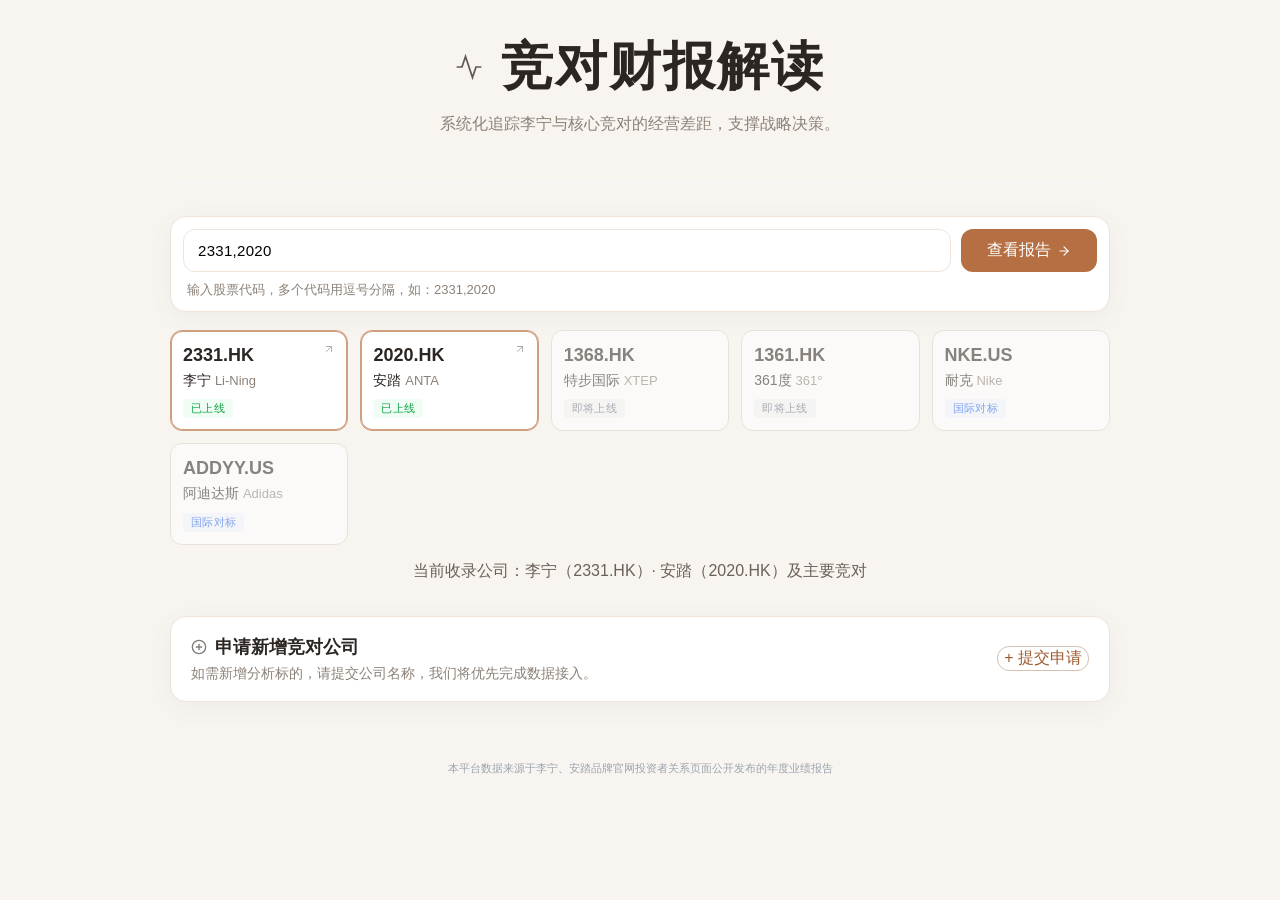
<file: index.html>
<!doctype html>
<html lang="zh-CN">
  <head>
    <meta charset="UTF-8" />
    <meta name="viewport" content="width=device-width, initial-scale=1.0" />
    <title>看财报</title>
    <link rel="stylesheet" href="./styles.css" />
  </head>
  <body class="landing-page">
    <main class="container">
      <header class="page-header">
        <section class="hero">
          <h1>
            <svg
              width="28"
              height="28"
              viewBox="0 0 24 24"
              fill="none"
              stroke="currentColor"
              stroke-width="1.5"
              stroke-linecap="round"
              style="vertical-align: middle; margin-right: 10px; opacity: 0.75"
              aria-hidden="true"
            >
              <polyline points="22 12 18 12 15 21 9 3 6 12 2 12" />
            </svg>
            竞对财报解读
          </h1>
          <p class="sub-title">系统化追踪李宁与核心竞对的经营差距，支撑战略决策。</p>
        </section>
      </header>

      <section class="search-panel card">
        <div class="search-row">
          <input
            id="tickerInput"
            class="ticker-input"
            type="text"
            placeholder="输入股票代码，多个代码用逗号分隔，如：2331,2020"
            aria-label="股票代码输入框"
          />
          <button id="viewReportBtn" class="primary-btn" type="button">
            查看报告
            <svg
              width="14"
              height="14"
              viewBox="0 0 24 24"
              fill="none"
              stroke="currentColor"
              stroke-width="2"
              stroke-linecap="round"
              style="margin-left: 6px; vertical-align: middle"
              aria-hidden="true"
            >
              <line x1="5" y1="12" x2="19" y2="12" />
              <polyline points="12 5 19 12 12 19" />
            </svg>
          </button>
        </div>
        <p id="searchHint" class="hint-text">
          输入股票代码，多个代码用逗号分隔，如：2331,2020
        </p>
        <p id="inputErrorTip" class="input-error-tip">请先输入股票代码</p>
      </section>

      <section class="quick-select company-grid">
        <button class="company-pill company-card active" type="button" data-code="li-ning">
          <svg
            width="12"
            height="12"
            viewBox="0 0 24 24"
            fill="none"
            stroke="currentColor"
            stroke-width="2"
            stroke-linecap="round"
            style="position: absolute; top: 12px; right: 12px; opacity: 0.3"
            aria-hidden="true"
          >
            <line x1="7" y1="17" x2="17" y2="7" />
            <polyline points="7 7 17 7 17 17" />
          </svg>
          <div class="card-ticker">2331.HK</div>
          <div class="card-name">李宁 <span class="card-en">Li-Ning</span></div>
          <div class="card-badge card-badge-active">已上线</div>
        </button>
        <button class="company-pill company-card active" type="button" data-code="anta">
          <svg
            width="12"
            height="12"
            viewBox="0 0 24 24"
            fill="none"
            stroke="currentColor"
            stroke-width="2"
            stroke-linecap="round"
            style="position: absolute; top: 12px; right: 12px; opacity: 0.3"
            aria-hidden="true"
          >
            <line x1="7" y1="17" x2="17" y2="7" />
            <polyline points="7 7 17 7 17 17" />
          </svg>
          <div class="card-ticker">2020.HK</div>
          <div class="card-name">安踏 <span class="card-en">ANTA</span></div>
          <div class="card-badge card-badge-active">已上线</div>
        </button>
        <div class="company-card card-locked" aria-hidden="true">
          <div class="card-ticker">1368.HK</div>
          <div class="card-name">特步国际 <span class="card-en">XTEP</span></div>
          <div class="card-badge">即将上线</div>
        </div>
        <div class="company-card card-locked" aria-hidden="true">
          <div class="card-ticker">1361.HK</div>
          <div class="card-name">361度 <span class="card-en">361°</span></div>
          <div class="card-badge">即将上线</div>
        </div>
        <div class="company-card card-locked" aria-hidden="true">
          <div class="card-ticker">NKE.US</div>
          <div class="card-name">耐克 <span class="card-en">Nike</span></div>
          <div class="card-badge international">国际对标</div>
        </div>
        <div class="company-card card-locked" aria-hidden="true">
          <div class="card-ticker">ADDYY.US</div>
          <div class="card-name">阿迪达斯 <span class="card-en">Adidas</span></div>
          <div class="card-badge international">国际对标</div>
        </div>
      </section>

      <section class="status-line">
        当前收录公司：李宁（2331.HK）· 安踏（2020.HK）及主要竞对
      </section>

      <section class="request-ticket card">
        <div>
          <h3>
            <svg
              width="16"
              height="16"
              viewBox="0 0 24 24"
              fill="none"
              stroke="currentColor"
              stroke-width="2"
              stroke-linecap="round"
              style="vertical-align: middle; margin-right: 6px; opacity: 0.6"
              aria-hidden="true"
            >
              <circle cx="12" cy="12" r="10" />
              <line x1="12" y1="8" x2="12" y2="16" />
              <line x1="8" y1="12" x2="16" y2="12" />
            </svg>
            申请新增竞对公司
          </h3>
          <div id="request-feedback" class="request-feedback" style="display: none">
            <svg
              width="14"
              height="14"
              viewBox="0 0 24 24"
              fill="none"
              stroke="currentColor"
              stroke-width="2.5"
              stroke-linecap="round"
              style="vertical-align: middle; margin-right: 6px; color: #16a34a"
              aria-hidden="true"
            >
              <polyline points="20 6 9 17 4 12" />
            </svg>
            <span id="request-feedback-text"></span>
          </div>
          <p>如需新增分析标的，请提交公司名称，我们将优先完成数据接入。</p>
        </div>
        <button id="requestBtn" class="ghost-btn" type="button">+ 提交申请</button>
      </section>

      <footer>
        <small>
          本平台数据来源于李宁、安踏品牌官网投资者关系页面公开发布的年度业绩报告
        </small>
      </footer>
    </main>

    <dialog id="requestDialog">
      <form method="dialog" class="dialog-form">
        <h4>提交新增申请</h4>
        <label>
          公司名称（可选多家）
          <input id="companyRequestInput" type="text" placeholder="例如：斯凯奇、鸿星尔克" />
        </label>
        <label>
          Email（可选）
          <input id="emailInput" type="email" placeholder="用于新公司上线通知" />
        </label>
        <div class="dialog-actions">
          <button value="cancel" class="ghost-btn">取消</button>
          <button value="confirm" class="primary-btn">加入队列</button>
        </div>
      </form>
    </dialog>

    <script src="./data.js"></script>
    <script src="./app.js"></script>
  </body>
</html>
</file>
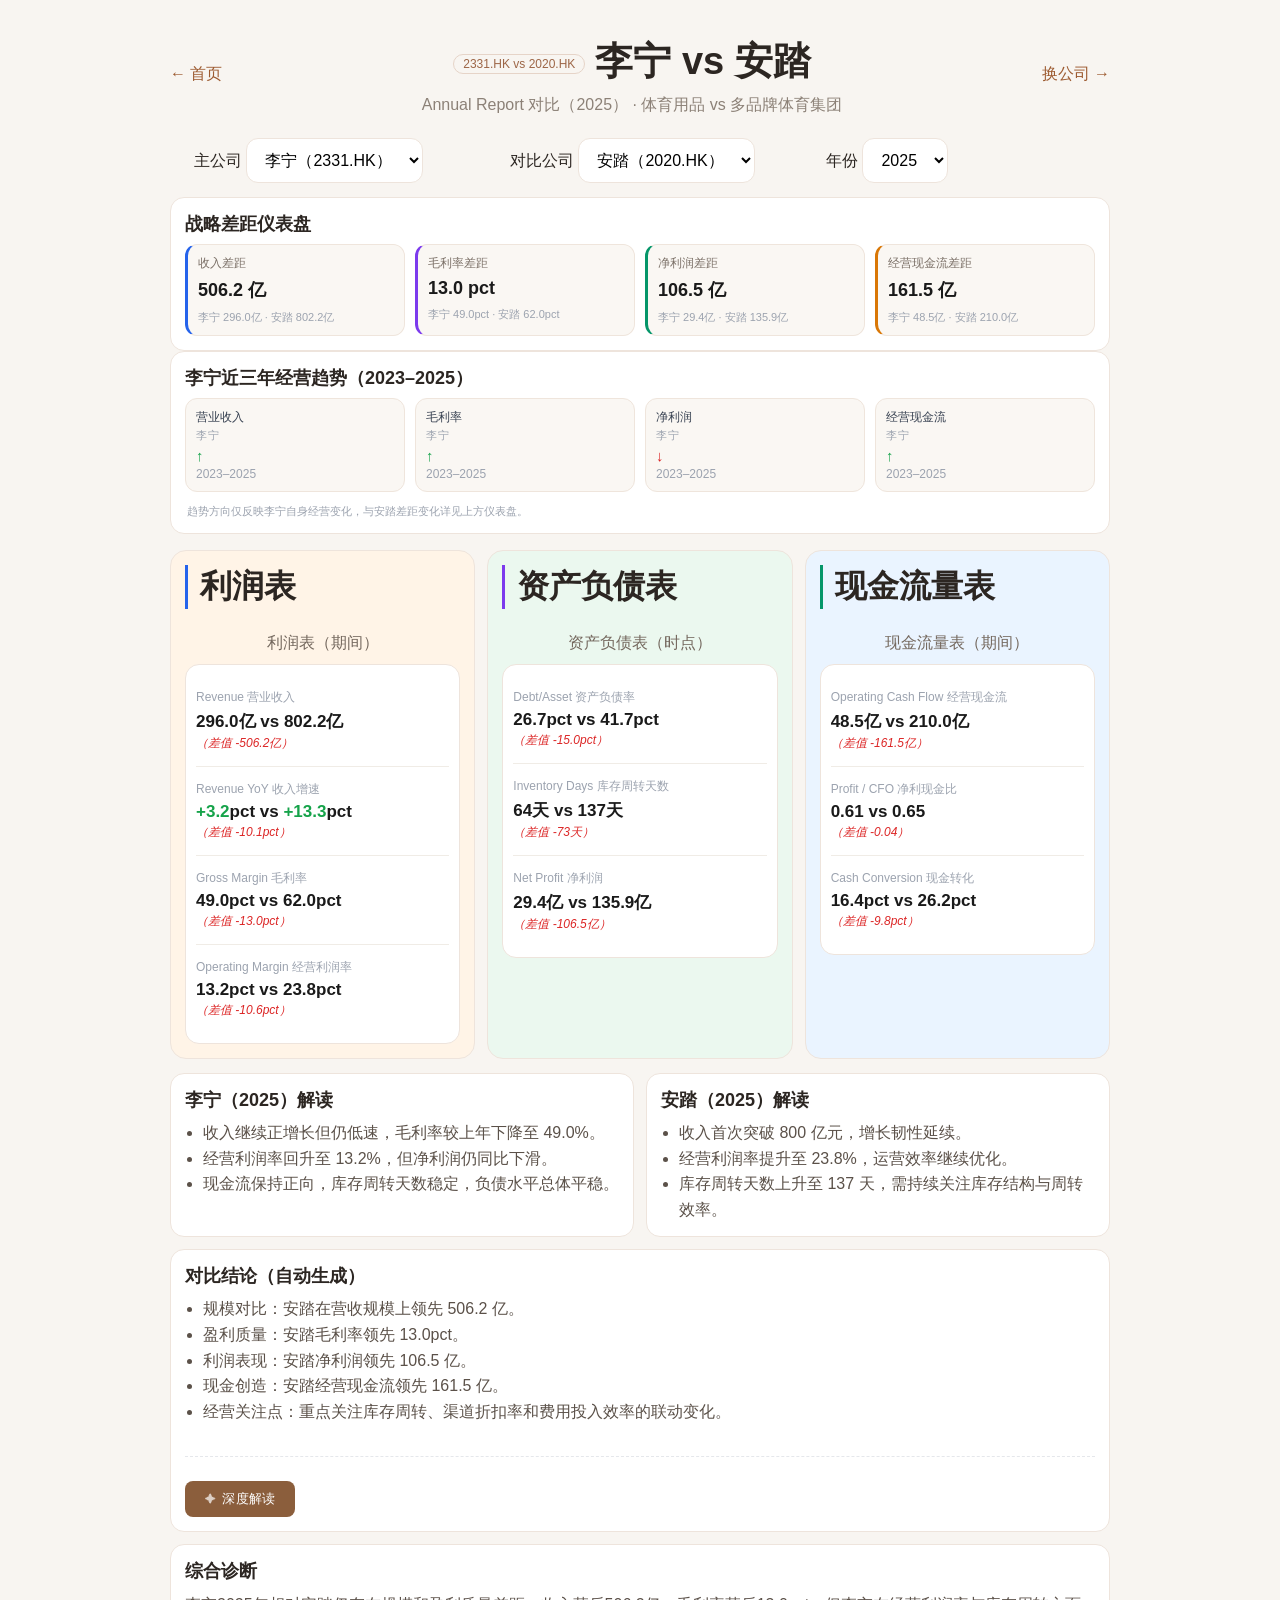
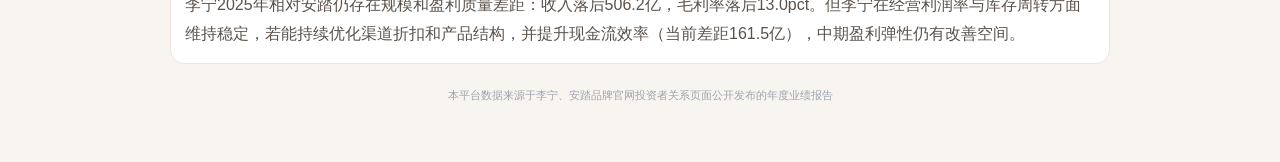
<file: report.html>
<!doctype html>
<html lang="zh-CN">
  <head>
    <meta charset="UTF-8" />
    <meta name="viewport" content="width=device-width, initial-scale=1.0" />
    <title>财报对比解读 - 李宁 vs 安踏</title>
    <link rel="stylesheet" href="./styles.css" />
  </head>
  <body>
    <main class="container">
      <header class="report-header">
        <a class="back-link" href="./index.html">← 首页</a>
        <div class="brand-wrap">
          <div class="brands">
            <span class="badge" id="primaryCode">2331.HK</span>
            <h1 id="titleText">李宁 vs 安踏</h1>
          </div>
          <p id="metaText">Annual Report 对比（2024-2026）</p>
        </div>
        <a class="switch-link" href="./index.html">换公司 →</a>
      </header>

      <section class="filter-row report-controls">
        <label>
          主公司
          <select id="leftCompany"></select>
        </label>
        <label>
          对比公司
          <select id="rightCompany"></select>
        </label>
        <label>
          年份
          <select id="yearSelect"></select>
        </label>
      </section>
      <div
        id="year-unavailable-tip"
        class="year-tip"
        style="display: none"
      >
        <svg
          width="14"
          height="14"
          viewBox="0 0 24 24"
          fill="none"
          stroke="currentColor"
          stroke-width="2"
          stroke-linecap="round"
          style="flex-shrink: 0; color: #92400e"
        >
          <circle cx="12" cy="12" r="10" />
          <line x1="12" y1="8" x2="12" y2="12" />
          <circle cx="12" cy="16" r="0.5" fill="currentColor" />
        </svg>
        2026 年财报暂未发布，预计 2027 年 3 月披露。当前展示最新已发布年度（2025）。
      </div>

      <section class="gap-dashboard analysis-box">
        <h3>战略差距仪表盘</h3>
        <div class="gap-grid">
          <div class="gap-card kpi-card" id="gapCardRevenue"></div>
          <div class="gap-card kpi-card" id="gapCardGross"></div>
          <div class="gap-card kpi-card" id="gapCardNet"></div>
          <div class="gap-card kpi-card" id="gapCardCash"></div>
        </div>
      </section>

      <section class="analysis-box trend-box">
        <h3 id="trendSectionTitle">李宁近三年经营趋势（2023–2025）</h3>
        <div class="trend-grid" id="trendSignalsGrid"></div>
        <p class="trend-footnote">
          趋势方向仅反映李宁自身经营变化，与安踏差距变化详见上方仪表盘。
        </p>
      </section>

      <section class="financial-columns">
        <article class="section-card income report-section section-income">
          <h2>利润表</h2>
          <p>利润表（期间）</p>
          <div class="kpi-list" id="incomeKpis"></div>
        </article>
        <article class="section-card balance report-section section-balance">
          <h2>资产负债表</h2>
          <p>资产负债表（时点）</p>
          <div class="kpi-list" id="balanceKpis"></div>
        </article>
        <article class="section-card cash report-section section-cashflow">
          <h2>现金流量表</h2>
          <p>现金流量表（期间）</p>
          <div class="kpi-list" id="cashKpis"></div>
        </article>
      </section>

      <section class="analysis-grid">
        <article class="analysis-box">
          <h3 id="leftAnalysisTitle">李宁解读</h3>
          <ul id="leftAnalysisList"></ul>
        </article>
        <article class="analysis-box">
          <h3 id="rightAnalysisTitle">安踏解读</h3>
          <ul id="rightAnalysisList"></ul>
        </article>
      </section>

      <section class="analysis-box" style="margin-top: 12px">
        <h3>对比结论（自动生成）</h3>
        <ul id="compareSummary"></ul>
        <div id="aiSectionContainer"></div>
      </section>

      <section class="analysis-box" style="margin-top: 12px">
        <h3>综合诊断</h3>
        <p id="liNingDiagnosis" class="diagnosis-text"></p>
      </section>

      <p class="disclaimer-footer">
        本平台数据来源于李宁、安踏品牌官网投资者关系页面公开发布的年度业绩报告
      </p>
    </main>

    <div id="ai-drawer" class="ai-drawer" aria-hidden="true">
      <div class="ai-drawer-header">
        <div class="ai-drawer-title">
          <span class="ai-drawer-icon">✦</span>
          AI 深度解读
          <span class="ai-drawer-year" id="ai-drawer-year"></span>
        </div>
        <button type="button" class="ai-drawer-close" aria-label="关闭" onclick="closeAIDrawer()">✕</button>
      </div>
      <div class="ai-drawer-body" id="ai-drawer-body">
        <p class="ai-drawer-placeholder">
          点击任意年度的「深度解读」按钮，AI 将从李宁内部视角分析当年财报差距与归因。
        </p>
      </div>
      <div class="ai-drawer-footer">
        <span>基于港交所公开年报数据生成，仅供内部参考</span>
      </div>
    </div>
    <div id="ai-drawer-overlay" class="ai-drawer-overlay" onclick="closeAIDrawer()" aria-hidden="true"></div>

    <script src="./data.js"></script>
    <script src="./ai-analysis.js"></script>
    <script src="./report.js"></script>
  </body>
</html>
</file>
<file: styles.css>
:root {
  --bg: #f8f5f1;
  --panel: #ffffff;
  --text: #2c2622;
  --muted: #8c8177;
  --primary: #b66f43;
  --primary-deep: #9d5b31;
  --line: #eee4dc;
  --income: #fff4e7;
  --balance: #ebf8ef;
  --cash: #eaf4ff;
  --danger: #d9534f;
}

* {
  box-sizing: border-box;
}

body {
  margin: 0;
  font-family: "PingFang SC", "Microsoft YaHei", "Noto Sans SC", Arial, sans-serif;
  color: var(--text);
  background: var(--bg);
}

.container {
  max-width: 980px;
  margin: 0 auto;
  padding: 32px 20px 48px;
}

.page-header {
  border-bottom: 1px solid #f3f4f6;
  padding-bottom: 2rem;
  margin-bottom: 2rem;
}

.hero {
  text-align: center;
  margin: 0;
}

.hero h1 {
  margin: 0;
  font-size: 52px;
  letter-spacing: 2px;
  display: inline-flex;
  align-items: center;
  justify-content: center;
  flex-wrap: wrap;
  gap: 0 0.15em;
}

.sub-title {
  margin-top: 12px;
  color: var(--muted);
}

.card {
  background: var(--panel);
  border: 1px solid var(--line);
  border-radius: 16px;
  box-shadow: 0 6px 24px rgba(101, 80, 62, 0.06);
}

.search-panel {
  padding: 12px;
}

.search-row {
  display: grid;
  grid-template-columns: 1fr 136px;
  gap: 10px;
}

input,
select,
button {
  font: inherit;
}

input,
select {
  border: 1px solid var(--line);
  border-radius: 12px;
  padding: 12px 14px;
  background: #fff;
}

input:focus,
select:focus {
  outline: none;
  border-color: #d4a382;
  box-shadow: 0 0 0 3px rgba(182, 111, 67, 0.14);
}

button {
  border: none;
  border-radius: 12px;
  cursor: pointer;
  transition: 0.2s ease;
}

.primary-btn {
  display: inline-flex;
  align-items: center;
  justify-content: center;
  background: var(--primary);
  color: #fff;
}

.primary-btn:hover {
  background: var(--primary-deep);
}

.ghost-btn {
  background: #fff;
  border: 1px solid #d5c1b2;
  color: var(--primary-deep);
}

.ghost-btn:hover {
  background: #fcf4ee;
}

.hint-text {
  margin: 9px 4px 0;
  font-size: 13px;
  color: var(--muted);
}

.ticker-input {
  font-size: 15px;
  letter-spacing: 0.02em;
}

.quick-select {
  margin-top: 18px;
}

/* 公司卡片网格：自适应多列 */
.company-grid {
  display: grid;
  grid-template-columns: repeat(auto-fill, minmax(160px, 1fr));
  gap: 12px;
  align-items: start;
}

.company-card {
  position: relative;
  display: flex;
  flex-direction: column;
  align-items: flex-start;
  justify-content: space-between;
  gap: 4px;
  min-height: 96px;
  padding: 14px 12px 12px;
  background: #fff;
  border: 1px solid #ded3ca;
  border-radius: 12px;
  text-align: left;
  min-width: 0;
  width: 100%;
  box-sizing: border-box;
}

.card-ticker {
  font-size: 18px;
  font-weight: 700;
  color: var(--text);
  line-height: 1.2;
}

.card-name {
  font-size: 14px;
  color: var(--text);
  line-height: 1.35;
}

.card-en {
  color: var(--muted);
  font-size: 13px;
  font-weight: 400;
}

.company-pill.company-card {
  cursor: pointer;
  transition: transform 0.15s, box-shadow 0.15s, border-color 0.15s;
}

.company-pill.active {
  border-color: #d19e7f;
  box-shadow: inset 0 0 0 1px #d19e7f;
}

/* 可点击卡悬停（锁定卡无此效果，且 pointer-events: none） */
.company-card:not(.card-locked):hover {
  transform: translateY(-2px);
  box-shadow: 0 4px 12px rgba(0, 0, 0, 0.08);
}

.card-locked {
  opacity: 0.55;
  cursor: not-allowed;
  position: relative;
}

.card-locked::after {
  content: "数据接入中，敬请期待";
  position: absolute;
  bottom: calc(100% + 8px);
  left: 50%;
  transform: translateX(-50%);
  background: #1f2937;
  color: #fff;
  font-size: 11px;
  padding: 5px 10px;
  border-radius: 5px;
  white-space: nowrap;
  opacity: 0;
  pointer-events: none;
  transition: opacity 0.15s;
  z-index: 10;
}

.card-locked:hover::after {
  opacity: 1;
  pointer-events: none;
}

.card-badge {
  display: inline-block;
  margin-top: 6px;
  font-size: 11px;
  padding: 2px 8px;
  border-radius: 4px;
  background: #f3f4f6;
  color: #6b7280;
  font-weight: 500;
  letter-spacing: 0.03em;
}

.card-badge.international {
  background: #eff6ff;
  color: #2563eb;
}

.card-badge-active {
  background: #f0fdf4;
  color: #16a34a;
}

.status-line {
  text-align: center;
  margin-top: 16px;
  color: #6b6158;
}

.request-ticket {
  margin-top: 34px;
  padding: 18px 20px;
  display: flex;
  justify-content: space-between;
  align-items: center;
  gap: 16px;
}

.request-ticket h3 {
  margin: 0 0 6px;
  display: flex;
  align-items: center;
  flex-wrap: wrap;
  gap: 0 2px;
  font-size: 1.1rem;
}

.request-ticket p {
  margin: 0;
  color: var(--muted);
  font-size: 14px;
}

.request-feedback {
  display: flex;
  margin-top: 10px;
  margin-bottom: 0;
  padding: 10px 14px;
  background: #f0fdf4;
  border: 1px solid #bbf7d0;
  border-radius: 6px;
  font-size: 13px;
  color: #16a34a;
  font-weight: 500;
  align-items: center;
  animation: fadeInDown 0.2s ease;
}

@keyframes fadeInDown {
  from {
    opacity: 0;
    transform: translateY(-6px);
  }
  to {
    opacity: 1;
    transform: translateY(0);
  }
}

@keyframes spin {
  from {
    transform: rotate(0deg);
  }
  to {
    transform: rotate(360deg);
  }
}

.ai-loading-spin {
  animation: spin 1s linear infinite;
}

.input-error-tip {
  font-size: 12px;
  color: #dc2626;
  margin: 6px 4px 0;
  display: none;
}

.input-error-tip.visible {
  display: block;
}

@keyframes shake {
  0%,
  100% {
    transform: translateX(0);
  }
  20% {
    transform: translateX(-6px);
  }
  40% {
    transform: translateX(6px);
  }
  60% {
    transform: translateX(-4px);
  }
  80% {
    transform: translateX(4px);
  }
}

.input-shake {
  animation: shake 0.35s ease;
}

footer {
  margin-top: 56px;
  text-align: center;
  color: #9b9086;
}

footer small {
  font-size: 11px;
  color: #9ca3af;
}

dialog {
  border: 1px solid var(--line);
  border-radius: 16px;
  width: min(460px, calc(100% - 24px));
}

dialog::backdrop {
  background: rgba(67, 52, 40, 0.25);
}

.dialog-form {
  display: grid;
  gap: 14px;
}

.dialog-form h4 {
  margin: 0;
}

.dialog-form label {
  display: grid;
  gap: 7px;
  font-size: 14px;
}

.dialog-actions {
  display: flex;
  justify-content: flex-end;
  gap: 8px;
}

.report-header {
  display: flex;
  justify-content: space-between;
  align-items: center;
  margin-bottom: 18px;
}

.back-link,
.switch-link {
  text-decoration: none;
  color: var(--primary-deep);
}

.brand-wrap {
  text-align: center;
}

.brands {
  display: flex;
  justify-content: center;
  gap: 10px;
  align-items: center;
}

.badge {
  border: 1px solid #e6d4c8;
  color: #9d6647;
  border-radius: 999px;
  font-size: 12px;
  padding: 2px 9px;
}

.brand-wrap h1 {
  margin: 4px 0 8px;
  font-size: 38px;
}

.brand-wrap p {
  margin: 0;
  color: var(--muted);
}

.filter-row {
  margin-top: 22px;
  display: grid;
  grid-template-columns: repeat(3, minmax(0, 1fr));
  gap: 10px;
}

.filter-row.report-controls {
  margin-left: 0;
  padding-left: 1.5rem;
  max-width: 100%;
  gap: 2rem;
}

.financial-columns {
  margin-top: 16px;
  display: grid;
  grid-template-columns: repeat(3, minmax(0, 1fr));
  gap: 12px;
}

.section-card {
  border-radius: 16px;
  padding: 14px;
  border: 1px solid var(--line);
}

.section-card h2 {
  margin: 0 0 4px;
  text-align: center;
  font-size: 32px;
}

.report-section h2 {
  text-align: left;
  padding-left: 12px;
  border-left: 3px solid #374151;
  margin-bottom: 1.5rem;
}

.section-income h2 {
  border-left-color: #2563eb;
}

.section-balance h2 {
  border-left-color: #7c3aed;
}

.section-cashflow h2 {
  border-left-color: #059669;
}

.section-card p {
  margin: 0;
  text-align: center;
  color: #74685e;
}

.income {
  background: var(--income);
}

.balance {
  background: var(--balance);
}

.cash {
  background: var(--cash);
}

.kpi-list {
  margin-top: 10px;
  background: #fff;
  border: 1px solid var(--line);
  border-radius: 14px;
  padding: 10px;
}

/* 三大报表：指标行（标签 / 数值 / 差值 三段，避免折行） */
.metric-row {
  padding: 14px 0;
  border-bottom: 1px solid #f0ece6;
}

.metric-row:last-child {
  border-bottom: none;
}

.metric-label {
  font-size: 12px;
  color: #9ca3af;
  margin-bottom: 4px;
  white-space: nowrap;
  overflow: hidden;
  text-overflow: ellipsis;
}

.metric-values {
  font-size: 17px;
  font-weight: 600;
  color: #1a1a1a;
  white-space: nowrap;
  overflow: hidden;
  text-overflow: ellipsis;
  margin-bottom: 2px;
}

.metric-values--html {
  color: #1a1a1a;
  white-space: nowrap;
  overflow: hidden;
  text-overflow: ellipsis;
}

.metric-values--html .kpi-growth-pos,
.metric-values--html .kpi-growth-neg,
.metric-values--html .kpi-growth-neu {
  font-size: 17px;
  font-weight: 600;
}

.metric-delta {
  font-size: 12px;
  color: #dc2626;
  font-style: italic;
}

.trend-up {
  color: #2d8854;
}

.trend-down {
  color: var(--danger);
}

.trend-up-good {
  color: #16a34a;
}

.trend-up-bad {
  color: #dc2626;
}

.trend-down-good {
  color: #16a34a;
}

.trend-down-bad {
  color: #dc2626;
}

.trend-flat {
  color: #6b7280;
}

/* 与标签、年份行高接近的轻量趋势符号，避免抢戏战略差距大数字区 */
.trend-item.trend-card {
  text-align: left;
}

.trend-card .trend-arrow {
  font-size: 15px;
  font-weight: 400;
  line-height: 1.2;
  margin-top: 3px;
  margin-bottom: 1px;
  text-align: left;
  letter-spacing: 0.02em;
  -webkit-font-smoothing: antialiased;
}

.trend-card .trend-arrow.trend-up-good,
.trend-card .trend-arrow.trend-up-bad,
.trend-card .trend-arrow.trend-down-good,
.trend-card .trend-arrow.trend-down-bad {
  line-height: 1.2;
}

.trend-card .trend-arrow.trend-flat {
  font-size: 14px;
  font-weight: 400;
}

.trend-range {
  margin-left: 6px;
  font-size: 14px;
  font-weight: 500;
  color: #6b7280;
}

.title-emoji {
  font-size: 16px;
  display: inline-block;
  margin-right: 4px;
  vertical-align: -0.05em;
  line-height: 1;
}

.kpi-growth-pos {
  color: #16a34a;
}

.kpi-growth-neg {
  color: #dc2626;
}

.kpi-growth-neu {
  color: #6b7280;
}

.analysis-grid {
  margin-top: 14px;
  display: grid;
  grid-template-columns: 1fr 1fr;
  gap: 12px;
}

.analysis-box {
  background: #fff;
  border: 1px solid var(--line);
  border-radius: 14px;
  padding: 14px;
}

.analysis-box h3 {
  margin: 0 0 8px;
  font-size: 18px;
}

.analysis-box ul {
  margin: 0;
  padding-left: 18px;
  color: #5b5149;
  line-height: 1.6;
}

.year-tip {
  display: flex;
  align-items: flex-start;
  gap: 8px;
  margin-top: 10px;
  padding: 10px 16px;
  background: #fffbeb;
  border: 1px solid #fde68a;
  border-radius: 8px;
  font-size: 13px;
  color: #92400e;
  line-height: 1.6;
  transition: opacity 0.4s;
}

.gap-dashboard {
  margin-top: 14px;
}

.gap-grid,
.trend-grid {
  display: grid;
  grid-template-columns: repeat(4, minmax(0, 1fr));
  gap: 10px;
}

.gap-card,
.trend-item,
.trend-card {
  background: #faf7f3;
  border: 1px solid #efe5dc;
  border-radius: 12px;
  padding: 10px;
}

.gap-grid .kpi-card:nth-child(1) {
  border-left: 3px solid #2563eb;
}

.gap-grid .kpi-card:nth-child(2) {
  border-left: 3px solid #7c3aed;
}

.gap-grid .kpi-card:nth-child(3) {
  border-left: 3px solid #059669;
}

.gap-grid .kpi-card:nth-child(4) {
  border-left: 3px solid #d97706;
}

.gap-card span,
.trend-item span {
  display: block;
  color: #7b7067;
  font-size: 12px;
}

.gap-card strong,
.trend-item strong {
  display: block;
  margin-top: 6px;
  font-size: 18px;
}

.gap-card .kpi-label {
  display: block;
  color: #7b7067;
  font-size: 12px;
}

.gap-card .kpi-value {
  display: block;
  margin-top: 6px;
  font-size: 18px;
  font-weight: 600;
  color: #1a1a1a;
}

.gap-card .kpi-sub {
  margin-top: 8px;
}

.kpi-sub {
  font-size: 11px;
  color: #9ca3af;
  margin-top: 2px;
}

.trend-subject {
  font-size: 11px;
  color: #9ca3af;
  margin-bottom: 4px;
  font-weight: 500;
  text-transform: uppercase;
  letter-spacing: 0.05em;
}

.trend-desc {
  font-size: 11px;
  color: #6b7280;
  margin-top: 4px;
  line-height: 1.5;
}

.trend-metric-name {
  font-size: 12px;
  color: #374151;
  font-weight: 500;
  margin-bottom: 2px;
}

.trend-year {
  margin-top: 2px;
  font-size: 12px;
  font-weight: 400;
  color: #9ca3af;
}

.trend-footnote {
  font-size: 11px;
  color: #9ca3af;
  margin-top: 12px;
  margin-bottom: 0;
  padding-left: 2px;
}

.diagnosis-text {
  margin: 0;
  color: #5b5149;
  line-height: 1.8;
}

.ai-section {
  margin-top: 2rem;
  padding-top: 1.5rem;
  border-top: 1px dashed #e5e7eb;
}

.ai-action-row {
  display: flex;
  gap: 10px;
  flex-wrap: wrap;
  align-items: center;
}

.ai-btn {
  display: inline-flex;
  align-items: center;
  gap: 6px;
  padding: 9px 20px;
  font-size: 13px;
  font-weight: 500;
  letter-spacing: 0.02em;
  border: none;
  border-radius: 8px;
  background: #8b5e3c;
  color: #ffffff;
  cursor: pointer;
  transition: background 0.15s, transform 0.1s;
}

.ai-btn::before {
  content: "✦";
  font-size: 11px;
  color: rgba(255, 255, 255, 0.7);
}

.ai-btn:hover {
  background: #7a5230;
  transform: translateY(-1px);
}

.ai-btn:active {
  transform: translateY(0);
}

.ai-btn:disabled {
  background: #c4a882;
  cursor: not-allowed;
  transform: none;
}

.ai-btn-secondary::before {
  content: none;
}

.report-page-disclaimer {
  margin-top: 3rem;
  padding: 12px 20px;
  background: #f9fafb;
  border: 1px solid #f3f4f6;
  border-radius: 6px;
  font-size: 11px;
  color: #9ca3af;
  text-align: center;
}

.disclaimer-footer {
  margin-top: 24px;
  text-align: center;
  font-size: 11px;
  color: #9ca3af;
}

.ai-drawer {
  position: fixed;
  top: 0;
  right: -480px;
  width: 440px;
  height: 100vh;
  background: #ffffff;
  border-left: 1px solid #e5e7eb;
  box-shadow: -4px 0 24px rgba(0, 0, 0, 0.08);
  z-index: 1000;
  display: flex;
  flex-direction: column;
  transition: right 0.3s cubic-bezier(0.4, 0, 0.2, 1);
  overflow: hidden;
}

.ai-drawer.open {
  right: 0;
}

.ai-drawer-overlay {
  position: fixed;
  inset: 0;
  background: rgba(0, 0, 0, 0.15);
  z-index: 999;
  display: none;
  backdrop-filter: blur(2px);
}

.ai-drawer-overlay.visible {
  display: block;
}

.ai-drawer-header {
  display: flex;
  align-items: center;
  justify-content: space-between;
  padding: 20px 24px 16px;
  border-bottom: 1px solid #f3f4f6;
  flex-shrink: 0;
}

.ai-drawer-title {
  font-size: 15px;
  font-weight: 600;
  color: #111827;
  display: flex;
  align-items: center;
  gap: 8px;
}

.ai-drawer-icon {
  font-size: 13px;
  color: #6b7280;
}

.ai-drawer-year {
  font-size: 12px;
  font-weight: 400;
  color: #9ca3af;
  background: #f3f4f6;
  padding: 2px 8px;
  border-radius: 4px;
}

.ai-drawer-close {
  width: 28px;
  height: 28px;
  border: none;
  background: #f3f4f6;
  border-radius: 6px;
  cursor: pointer;
  font-size: 13px;
  color: #6b7280;
  display: flex;
  align-items: center;
  justify-content: center;
  padding: 0;
  transition: background 0.15s, color 0.15s;
}

.ai-drawer-close:hover {
  background: #e5e7eb;
  color: #374151;
}

.ai-drawer-body {
  flex: 1;
  overflow-y: auto;
  padding: 20px 24px;
  font-size: 14px;
  line-height: 1.9;
  color: #374151;
}

.ai-drawer-placeholder {
  color: #9ca3af;
  font-size: 13px;
  line-height: 1.7;
  margin: 0;
}

.ai-drawer-stream {
  white-space: pre-wrap;
  margin: 0;
}

.ai-drawer-error {
  color: #dc2626;
  font-size: 13px;
  line-height: 1.6;
  margin: 0;
}

.ai-drawer-footer {
  padding: 12px 24px;
  border-top: 1px solid #f3f4f6;
  font-size: 11px;
  color: #d1d5db;
  flex-shrink: 0;
}

.ai-typing-cursor::after {
  content: "▋";
  animation: blink 0.8s infinite;
  color: #6b7280;
  font-size: 12px;
}

@keyframes blink {
  0%,
  100% {
    opacity: 1;
  }
  50% {
    opacity: 0;
  }
}

.disclaimer {
  margin-top: 24px;
  text-align: center;
  color: #9b9086;
}

@media (max-width: 900px) {
  .hero h1 {
    font-size: 42px;
  }

  .financial-columns {
    grid-template-columns: 1fr;
  }

  .filter-row {
    grid-template-columns: 1fr;
  }

  .filter-row.report-controls {
    padding-left: 1rem;
    gap: 1rem;
  }

  .analysis-grid {
    grid-template-columns: 1fr;
  }

  .gap-grid,
  .trend-grid {
    grid-template-columns: repeat(2, minmax(0, 1fr));
  }
}

@media (max-width: 620px) {
  .search-row {
    grid-template-columns: 1fr;
  }

  .report-header {
    flex-direction: column;
    gap: 8px;
  }

  .brand-wrap h1 {
    font-size: 30px;
  }

  .gap-grid,
  .trend-grid {
    grid-template-columns: 1fr;
  }
}

@media (max-width: 768px) {
  .ai-drawer {
    width: 100vw;
    right: -100vw;
  }

  .ai-drawer.open {
    right: 0;
  }
}
</file>
